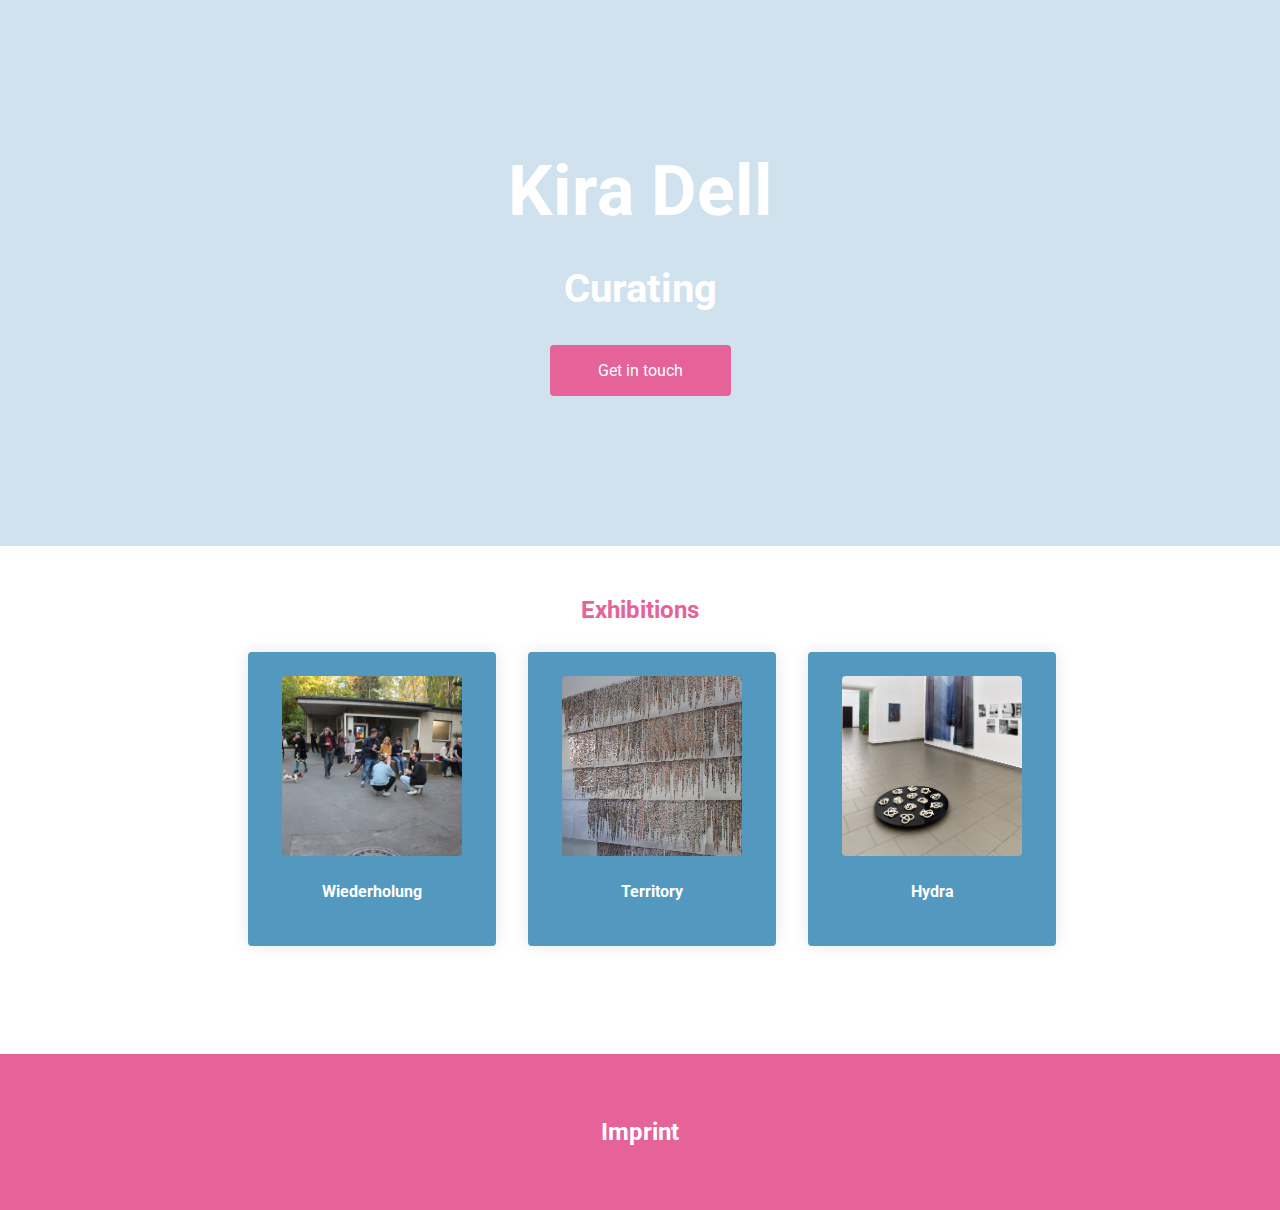
<file: index.html>
<!DOCTYPE html>
<html lang="en">
<head>
  <meta charset="UTF-8">
  <title>Kira Dell</title>

  <!-- Change these Google fonts with your own choice -->
  <link href="https://fonts.googleapis.com/css2?family=Roboto:wght@100;500&display=swap" rel="stylesheet">

  <link rel="stylesheet" href="style.css">
</head>
<body>

  <!-- Banner section -->

  <div class="banner">
	  <h1>Kira Dell</h1>
	  <h2>Curating</h2>
	  <a href="https://www.instagram.com/kira.dell/?hl=de" class="btn-pink">Get in touch</a>
  </div>

  <!-- Cards section -->

  <div class="container">
  	<h3>Exhibitions</h3>

  <!-- Cards grid -->
 	 <div class="cards">
	  	<div class="card-white">
		  <img src="exhibitions/wiederholung.jpg">
		  <h4>Wiederholung</h4>
		</div>

		<div class="card-white">
		  <img src="exhibitions/territory.jpg">
		  <h4>Territory</h4>
		</div>

		<div class="card-white">
	  		<img src="exhibitions/hydra.jpg">
	  		<h4>Hydra</h4>
		</div>
  	</div>
  </div>

  <!-- Footer section -->

  <div class="footer">
  	<h5>Imprint</h5>
  </div>

</body>
</html>
</file>
<file: style.css>
/* Write some CSS below */
body {
  font-family: Roboto;
  margin: 0;
}

h1, h2, h3 {
  color: #404042;
  font-family: Roboto;
}

p {
  color: #404042;
  opacity: .7;
}

.container {
  width: 800px;
  margin: auto;
}

.container h3 {
  margin-bottom: 0;
  margin-top: 50px;
  font-size: 24px;
  color: #E56399;
  text-align: center;
}

.banner {
  background-color: #D0E2ED;
  background-position: center;
  padding: 150px 0;
  text-align: center;
}

.banner h1 {
  color: white;
  font-size: 70px;
  margin: 0;
}

.banner h2 {
  color: white;
  font-size: 40px;
}

.btn-pink {
  background-color: #E56399;
  color: white;
  padding: 16px 48px;
  border-radius: 4px;
  display: inline-block;
  text-decoration: none;
  transition: .3s;
}

.btn-pink:hover {
  background-color: #E56399;
  color: white;
}

.cards {
  display: grid;
  grid-template-columns: 1fr 1fr 1fr;
  grid-gap: 16px;
  margin-top: 20px;
  margin-bottom: 100px;
}

.card-white {
  background: #5398BE;
  box-shadow: 0 0 16px rgba(0,0,0,0.1);
  border-radius: 4px;
  width: 200px;
  text-align: center;
  padding: 24px;
  margin: 8px;
}

.card-white img {
  width: 180px;
  height: 180px;
  object-fit: cover;
  border-radius: 4px;
}

.card-white h4 {
  color: white;
}

.footer {
  background: #E56399;
  text-align: center;
  padding: 24px 0;
}

.footer h5 {
  color: white;
  font-size: 24px;
}
</file>
<file: kira-style.css>
/* Write some CSS below */
body {
  font-family: Roboto;
  margin: 0;
}

h1, h2, h3 {
  color: #404042;
  font-family: Roboto;
}

p {
  color: #404042;
  opacity: .7;
}

.container {
  width: 800px;
  margin: auto;
}

.container h3 {
  margin-bottom: 0;
  margin-top: 50px;
  font-size: 24px;
  color: #E56399;
  text-align: center;
}

.banner {
  background-color: #D0E2ED;
  background-position: center;
  padding: 150px 0;
  text-align: center;
}

.banner h1 {
  color: white;
  font-size: 70px;
  margin: 0;
}

.banner h2 {
  color: white;
  font-size: 40px;
}

.btn-pink {
  background-color: #E56399;
  color: white;
  padding: 16px 48px;
  border-radius: 4px;
  display: inline-block;
  text-decoration: none;
  transition: .3s;
}

.btn-pink:hover {
  background-color: #E56399;
  color: white;
}

.cards {
  display: grid;
  grid-template-columns: 1fr 1fr 1fr;
  grid-gap: 16px;
  margin-top: 20px;
  margin-bottom: 100px;
}

.card-white {
  background: #5398BE;
  box-shadow: 0 0 16px rgba(0,0,0,0.1);
  border-radius: 4px;
  width: 200px;
  text-align: center;
  padding: 24px;
  margin: 8px;
}

.card-white img {
  width: 180px;
  height: 180px;
  object-fit: cover;
  border-radius: 4px;
}

.card-white h4 {
  color: white;
}

.footer {
  background: #E56399;
  text-align: center;
  padding: 24px 0;
}

.footer h5 {
  color: white;
  font-size: 24px;
}
</file>
